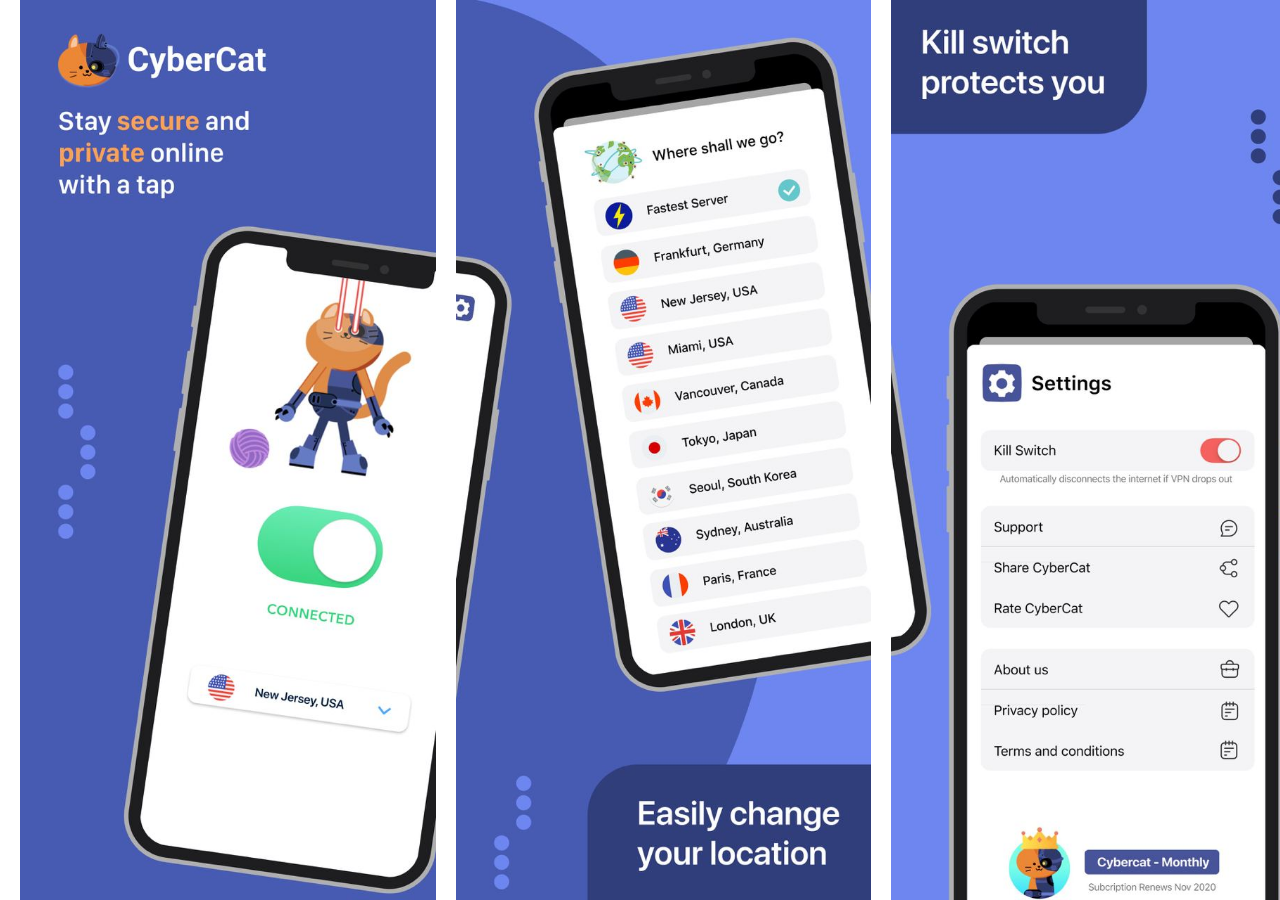
<file: index.html>
<!DOCTYPE html>
<html lang="en">
<head>
    <meta charset="UTF-8">
    <title>Title</title>
    <link rel="stylesheet" href="style.css">

</head>
<body>
    <div class="container">
        <div class="cards-list-wrap">
            <ul class="cards-list">
                <div class="cards-list__item">
                    <img src="1.jpeg" alt=""/>
                </div>
                <div class="cards-list__item">
                    <img src="2.jpeg" alt=""/>
                </div>
                <div class="cards-list__item">
                    <img src="3.jpeg" alt=""/>
                </div>
                <div class="cards-list__item">
                    <img src="4.jpeg" alt=""/>
                </div>
                <div class="cards-list__item">
                    <img src="5.jpeg" alt=""/>
                </div>
            </ul>
        </div>
    </div>

    <script src="ios-vh-fix.js"></script>

</body>
</html>
</file>
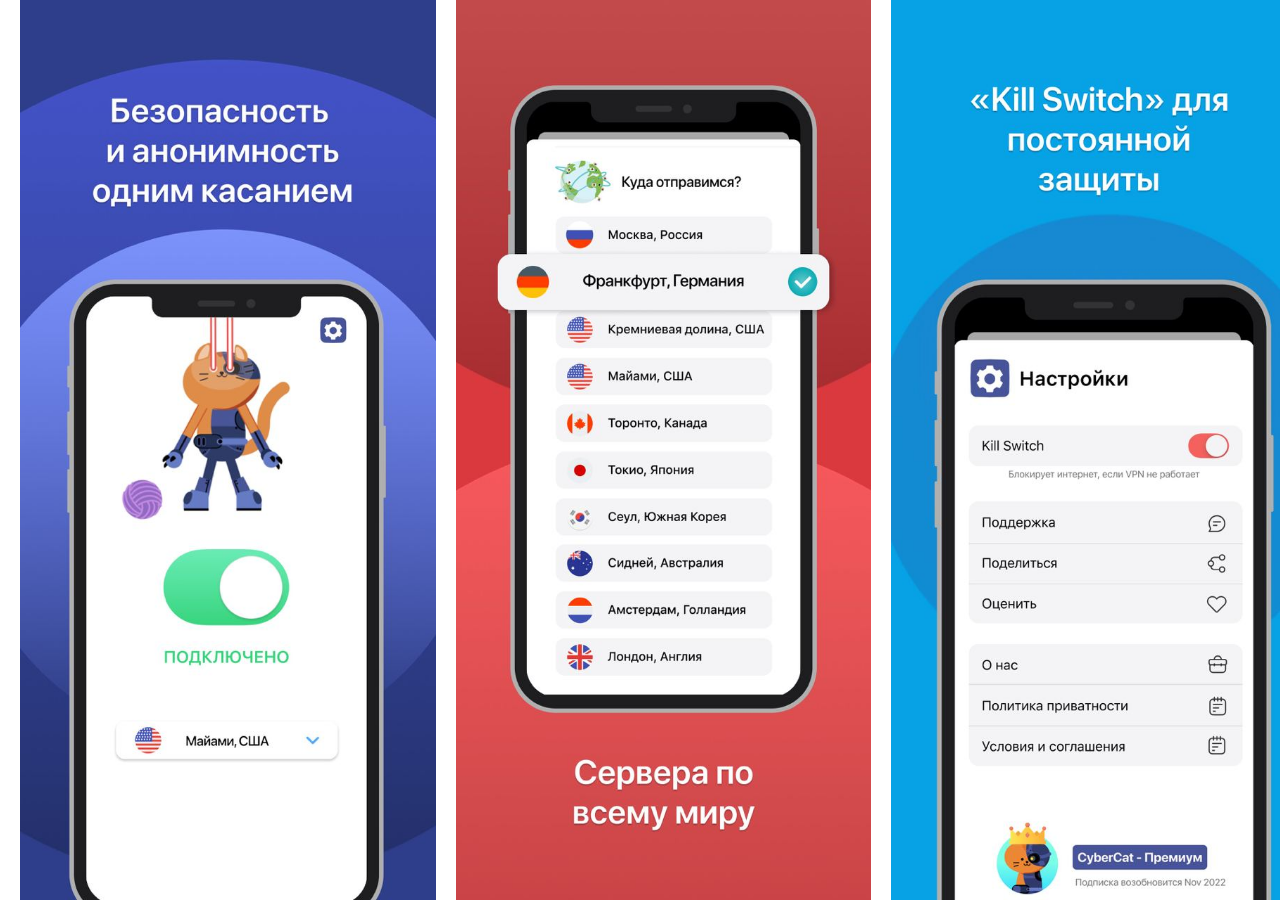
<file: old/index.html>
<!DOCTYPE html>
<html lang="en">
<head>
    <meta charset="UTF-8">
    <title>Title</title>
    <link rel="stylesheet" href="style.css">

</head>
<body>
    <div class="container">
        <div class="cards-list-wrap">
            <ul class="cards-list">
                <div class="cards-list__item">
                    <img src="1.jpeg" alt=""/>
                </div>
                <div class="cards-list__item">
                    <img src="2.jpeg" alt=""/>
                </div>
                <div class="cards-list__item">
                    <img src="3.jpeg" alt=""/>
                </div>
                <div class="cards-list__item">
                    <img src="4.jpeg" alt=""/>
                </div>
                <div class="cards-list__item">
                    <img src="5.jpeg" alt=""/>
                </div>
                <div class="cards-list__item">
                    <img src="6.jpeg" alt=""/>
                </div>
                <div class="cards-list__item">
                    <img src="7.jpeg" alt=""/>
                </div>
            </ul>
        </div>
    </div>

    <script src="ios-vh-fix.js"></script>

</body>
</html>
</file>
<file: style.css>
body {
  margin: 0;
  padding: 0;
  overflow: hidden;
}
.container {
  width: 100%;
  margin-right: auto;
  margin-left: auto;
  padding-right: 20px;
  padding-left: 20px;
}

.cards-list-wrap {
  overflow: hidden;
  overflow-x: auto;
  margin-right: -20px;
  margin-left: -20px;
  padding: 0 20px;
  width: calc(100% - 40px);
}

.cards-list {
  margin: 0 auto;
  display: flex;
  justify-content: space-between;
  -ms-overflow-style: none;
  scrollbar-width: none;
  padding: 0;
}
.cards-list::-webkit-scrollbar {
  width: 0px;
  height: 0px;
  background: transparent;
}

.cards-list__item {
  height: 100vh;
  height: calc(100 * var(--vh));
  margin-right: 20px;
}
.cards-list__item:last-of-type {
  padding-right: 20px;
}

img {
  height: 100vh;
  height: calc(100 * var(--vh))
}
</file>
<file: old/style.css>
body {
  margin: 0;
  padding: 0;
  overflow: hidden;
}
.container {
  width: 100%;
  margin-right: auto;
  margin-left: auto;
  padding-right: 20px;
  padding-left: 20px;
}

.cards-list-wrap {
  overflow: hidden;
  overflow-x: auto;
  margin-right: -20px;
  margin-left: -20px;
  padding: 0 20px;
  width: calc(100% - 40px);
}

.cards-list {
  margin: 0 auto;
  display: flex;
  justify-content: space-between;
  -ms-overflow-style: none;
  scrollbar-width: none;
  padding: 0;
}
.cards-list::-webkit-scrollbar {
  width: 0px;
  height: 0px;
  background: transparent;
}

.cards-list__item {
  height: 100vh;
  height: calc(100 * var(--vh));
  margin-right: 20px;
}
.cards-list__item:last-of-type {
  padding-right: 20px;
}

img {
  height: 100vh;
  height: calc(100 * var(--vh))
}
</file>
